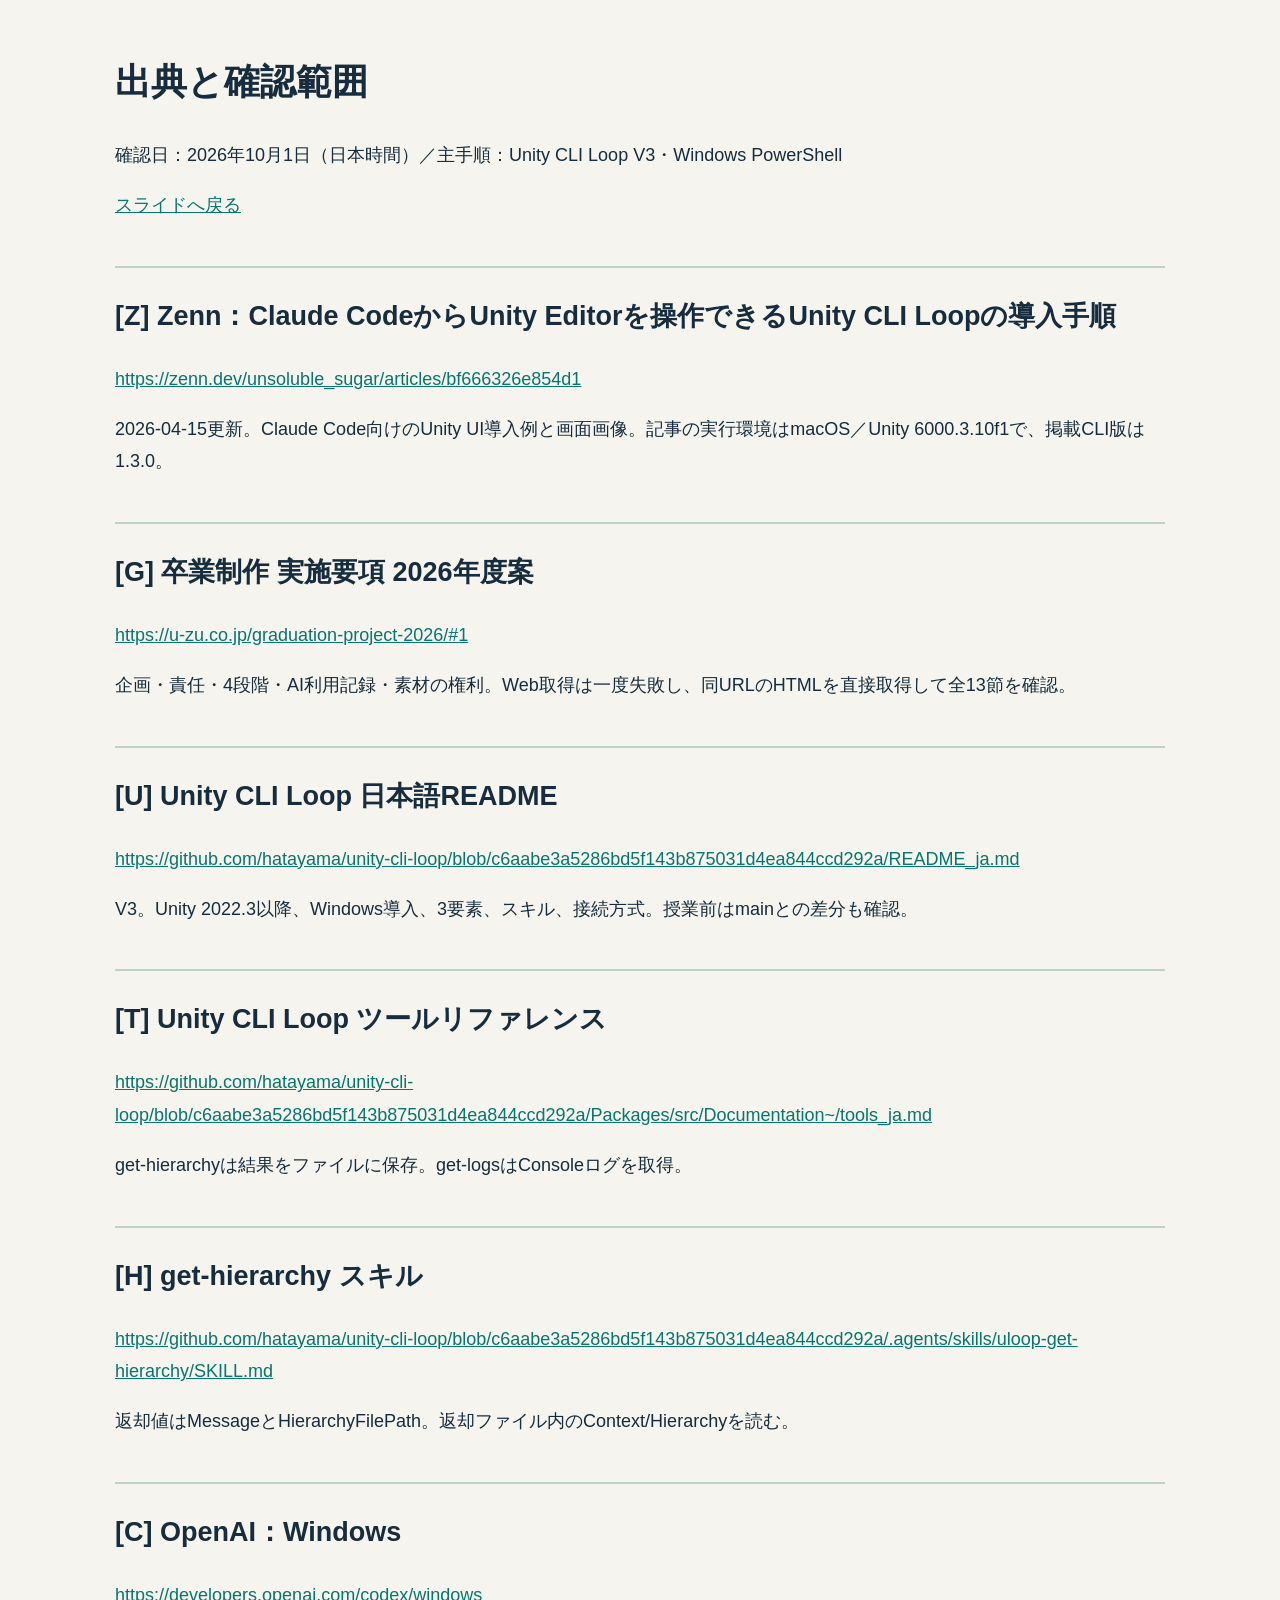
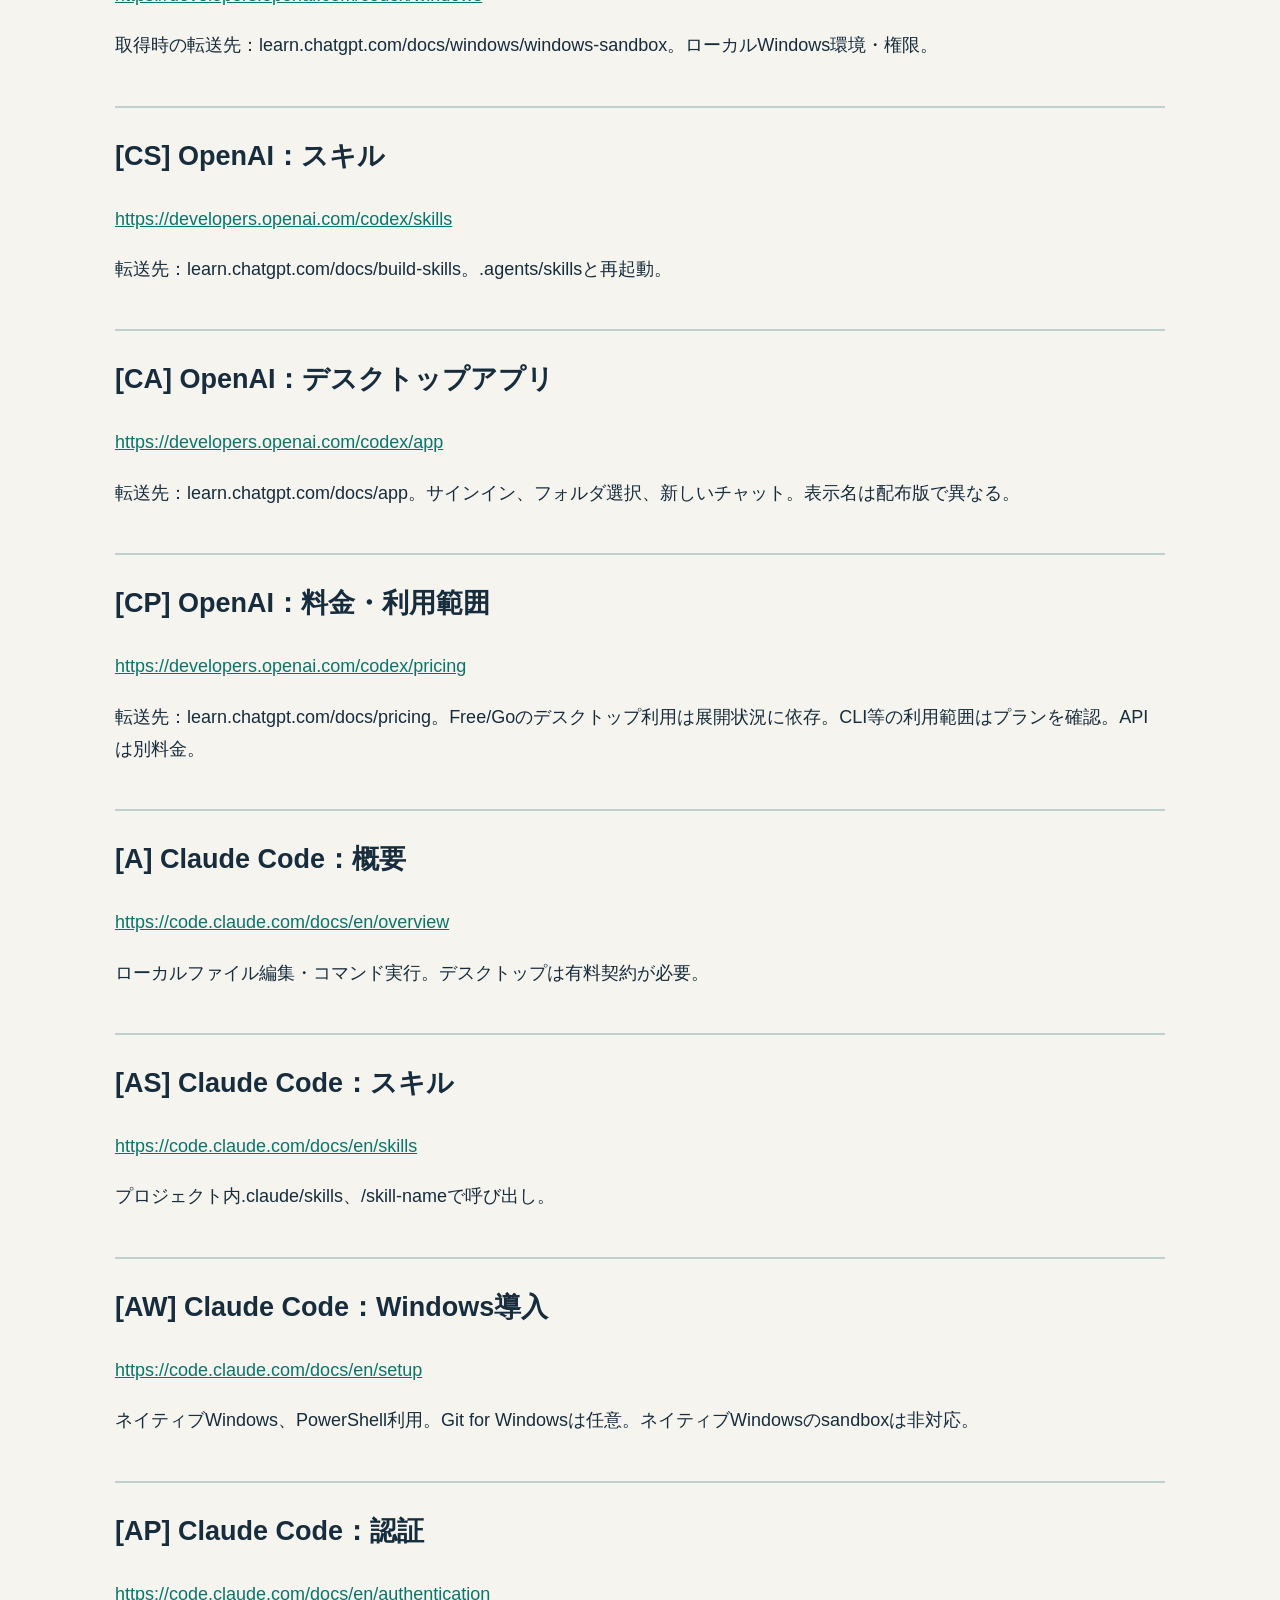
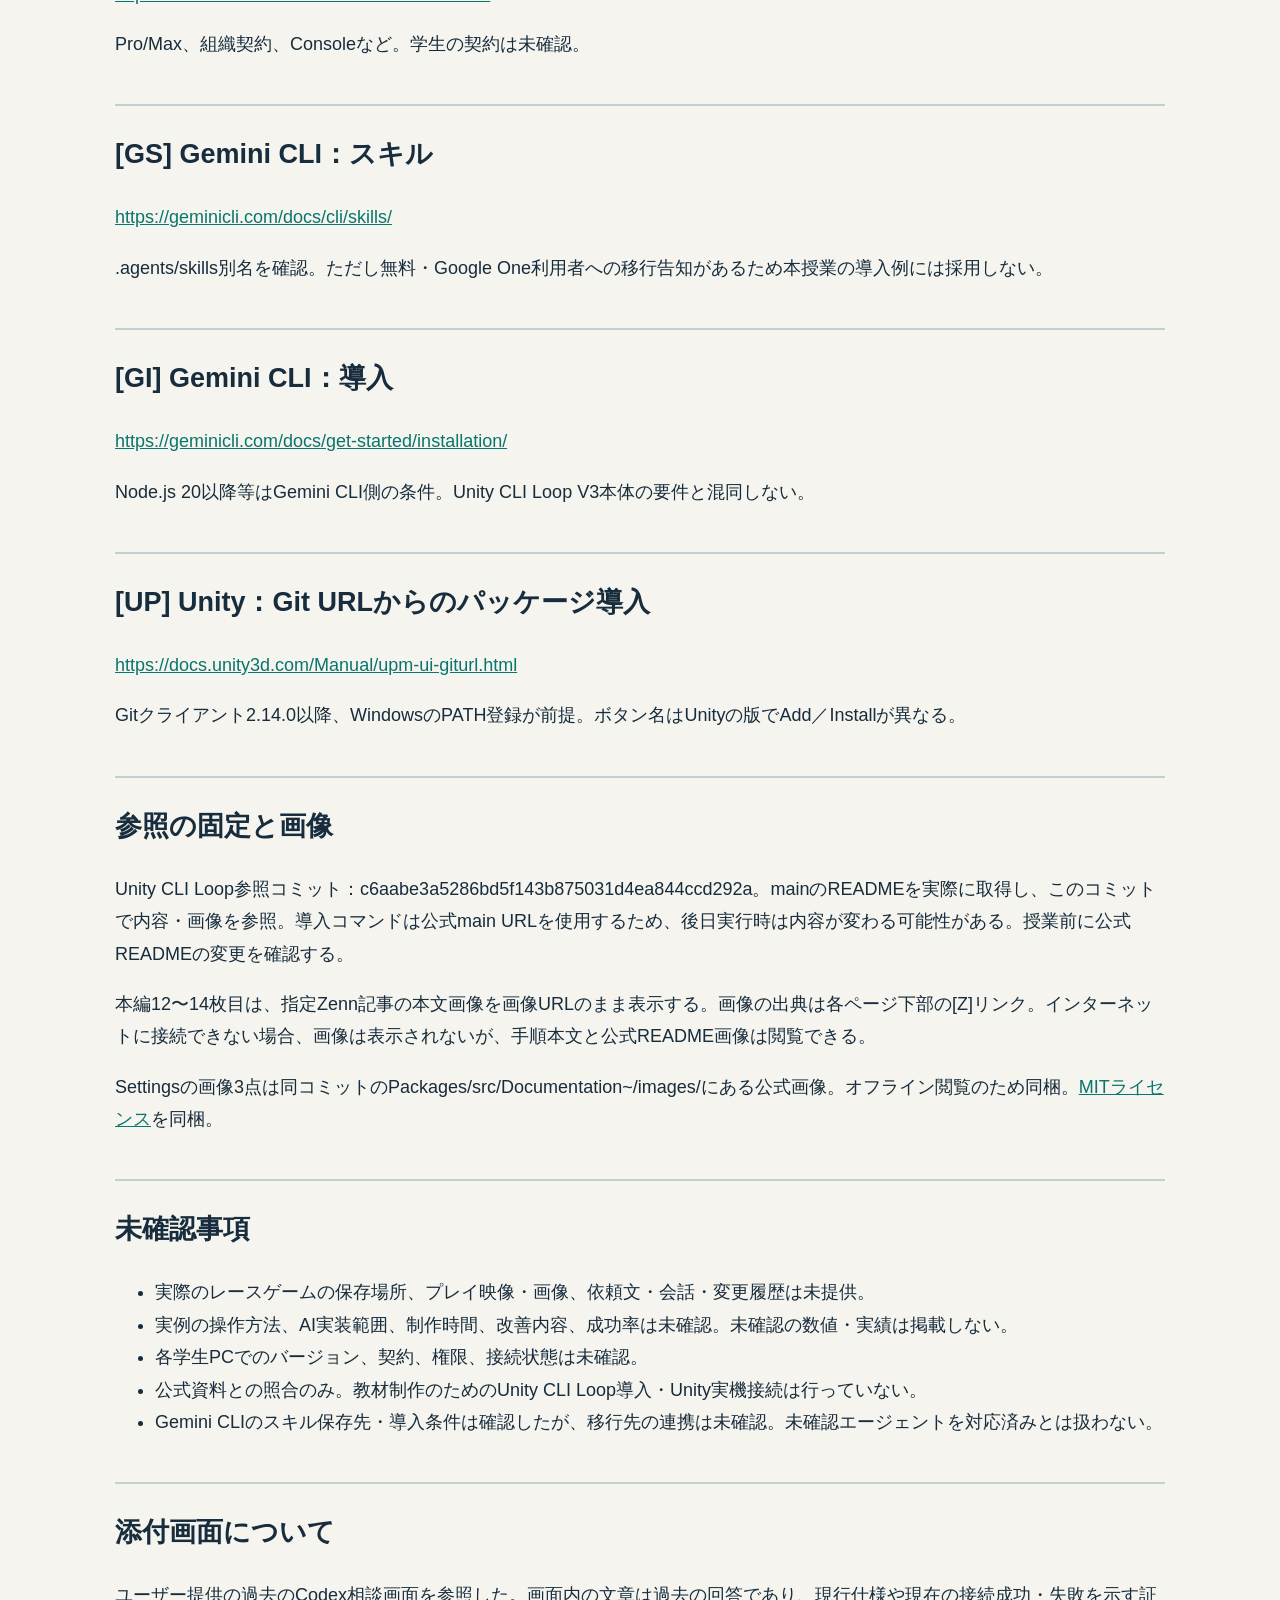
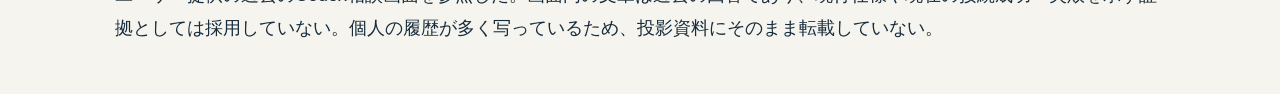
<file: sources.html>
<!doctype html><html lang="ja"><meta charset="utf-8"><meta name="viewport" content="width=device-width,initial-scale=1"><style>body{max-width:1050px;margin:50px auto;padding:0 28px;color:#172c3c;background:#f5f4ee;font:18px/1.8 "Yu Gothic",Meiryo,sans-serif}h1{font-size:36px}h2{margin-top:44px;border-top:2px solid #bed0d0;padding-top:24px}a{color:#08766c}pre{white-space:pre-wrap;background:#e5ebea;padding:20px}table{border-collapse:collapse;width:100%}td,th{padding:12px;border-bottom:1px solid #bcccca;text-align:left}.meta{color:#567}.wait{color:#985700}@media print{body{margin:0;font-size:11pt}h2{break-after:avoid}article{break-inside:avoid}}</style><h1>出典と確認範囲</h1><p>確認日：2026年10月1日（日本時間）／主手順：Unity CLI Loop V3・Windows PowerShell</p><p><a href="index.html">スライドへ戻る</a></p><article><h2>[Z] Zenn：Claude CodeからUnity Editorを操作できるUnity CLI Loopの導入手順</h2><p><a href="https://zenn.dev/unsoluble_sugar/articles/bf666326e854d1">https://zenn.dev/unsoluble_sugar/articles/bf666326e854d1</a></p><p>2026-04-15更新。Claude Code向けのUnity UI導入例と画面画像。記事の実行環境はmacOS／Unity 6000.3.10f1で、掲載CLI版は1.3.0。</p></article><article><h2>[G] 卒業制作 実施要項 2026年度案</h2><p><a href="https://u-zu.co.jp/graduation-project-2026/#1">https://u-zu.co.jp/graduation-project-2026/#1</a></p><p>企画・責任・4段階・AI利用記録・素材の権利。Web取得は一度失敗し、同URLのHTMLを直接取得して全13節を確認。</p></article><article><h2>[U] Unity CLI Loop 日本語README</h2><p><a href="https://github.com/hatayama/unity-cli-loop/blob/c6aabe3a5286bd5f143b875031d4ea844ccd292a/README_ja.md">https://github.com/hatayama/unity-cli-loop/blob/c6aabe3a5286bd5f143b875031d4ea844ccd292a/README_ja.md</a></p><p>V3。Unity 2022.3以降、Windows導入、3要素、スキル、接続方式。授業前はmainとの差分も確認。</p></article><article><h2>[T] Unity CLI Loop ツールリファレンス</h2><p><a href="https://github.com/hatayama/unity-cli-loop/blob/c6aabe3a5286bd5f143b875031d4ea844ccd292a/Packages/src/Documentation~/tools_ja.md">https://github.com/hatayama/unity-cli-loop/blob/c6aabe3a5286bd5f143b875031d4ea844ccd292a/Packages/src/Documentation~/tools_ja.md</a></p><p>get-hierarchyは結果をファイルに保存。get-logsはConsoleログを取得。</p></article><article><h2>[H] get-hierarchy スキル</h2><p><a href="https://github.com/hatayama/unity-cli-loop/blob/c6aabe3a5286bd5f143b875031d4ea844ccd292a/.agents/skills/uloop-get-hierarchy/SKILL.md">https://github.com/hatayama/unity-cli-loop/blob/c6aabe3a5286bd5f143b875031d4ea844ccd292a/.agents/skills/uloop-get-hierarchy/SKILL.md</a></p><p>返却値はMessageとHierarchyFilePath。返却ファイル内のContext/Hierarchyを読む。</p></article><article><h2>[C] OpenAI：Windows</h2><p><a href="https://developers.openai.com/codex/windows">https://developers.openai.com/codex/windows</a></p><p>取得時の転送先：learn.chatgpt.com/docs/windows/windows-sandbox。ローカルWindows環境・権限。</p></article><article><h2>[CS] OpenAI：スキル</h2><p><a href="https://developers.openai.com/codex/skills">https://developers.openai.com/codex/skills</a></p><p>転送先：learn.chatgpt.com/docs/build-skills。.agents/skillsと再起動。</p></article><article><h2>[CA] OpenAI：デスクトップアプリ</h2><p><a href="https://developers.openai.com/codex/app">https://developers.openai.com/codex/app</a></p><p>転送先：learn.chatgpt.com/docs/app。サインイン、フォルダ選択、新しいチャット。表示名は配布版で異なる。</p></article><article><h2>[CP] OpenAI：料金・利用範囲</h2><p><a href="https://developers.openai.com/codex/pricing">https://developers.openai.com/codex/pricing</a></p><p>転送先：learn.chatgpt.com/docs/pricing。Free/Goのデスクトップ利用は展開状況に依存。CLI等の利用範囲はプランを確認。APIは別料金。</p></article><article><h2>[A] Claude Code：概要</h2><p><a href="https://code.claude.com/docs/en/overview">https://code.claude.com/docs/en/overview</a></p><p>ローカルファイル編集・コマンド実行。デスクトップは有料契約が必要。</p></article><article><h2>[AS] Claude Code：スキル</h2><p><a href="https://code.claude.com/docs/en/skills">https://code.claude.com/docs/en/skills</a></p><p>プロジェクト内.claude/skills、/skill-nameで呼び出し。</p></article><article><h2>[AW] Claude Code：Windows導入</h2><p><a href="https://code.claude.com/docs/en/setup">https://code.claude.com/docs/en/setup</a></p><p>ネイティブWindows、PowerShell利用。Git for Windowsは任意。ネイティブWindowsのsandboxは非対応。</p></article><article><h2>[AP] Claude Code：認証</h2><p><a href="https://code.claude.com/docs/en/authentication">https://code.claude.com/docs/en/authentication</a></p><p>Pro/Max、組織契約、Consoleなど。学生の契約は未確認。</p></article><article><h2>[GS] Gemini CLI：スキル</h2><p><a href="https://geminicli.com/docs/cli/skills/">https://geminicli.com/docs/cli/skills/</a></p><p> .agents/skills別名を確認。ただし無料・Google One利用者への移行告知があるため本授業の導入例には採用しない。</p></article><article><h2>[GI] Gemini CLI：導入</h2><p><a href="https://geminicli.com/docs/get-started/installation/">https://geminicli.com/docs/get-started/installation/</a></p><p>Node.js 20以降等はGemini CLI側の条件。Unity CLI Loop V3本体の要件と混同しない。</p></article><article><h2>[UP] Unity：Git URLからのパッケージ導入</h2><p><a href="https://docs.unity3d.com/Manual/upm-ui-giturl.html">https://docs.unity3d.com/Manual/upm-ui-giturl.html</a></p><p>Gitクライアント2.14.0以降、WindowsのPATH登録が前提。ボタン名はUnityの版でAdd／Installが異なる。</p></article><h2>参照の固定と画像</h2><p>Unity CLI Loop参照コミット：c6aabe3a5286bd5f143b875031d4ea844ccd292a。mainのREADMEを実際に取得し、このコミットで内容・画像を参照。導入コマンドは公式main URLを使用するため、後日実行時は内容が変わる可能性がある。授業前に公式READMEの変更を確認する。</p><p>本編12〜14枚目は、指定Zenn記事の本文画像を画像URLのまま表示する。画像の出典は各ページ下部の[Z]リンク。インターネットに接続できない場合、画像は表示されないが、手順本文と公式README画像は閲覧できる。</p><p>Settingsの画像3点は同コミットのPackages/src/Documentation~/images/にある公式画像。オフライン閲覧のため同梱。<a href="assets/Unity-CLI-Loop-LICENSE.md">MITライセンス</a>を同梱。</p><h2>未確認事項</h2><ul><li>実際のレースゲームの保存場所、プレイ映像・画像、依頼文・会話・変更履歴は未提供。</li><li>実例の操作方法、AI実装範囲、制作時間、改善内容、成功率は未確認。未確認の数値・実績は掲載しない。</li><li>各学生PCでのバージョン、契約、権限、接続状態は未確認。</li><li>公式資料との照合のみ。教材制作のためのUnity CLI Loop導入・Unity実機接続は行っていない。</li><li>Gemini CLIのスキル保存先・導入条件は確認したが、移行先の連携は未確認。未確認エージェントを対応済みとは扱わない。</li></ul><h2>添付画面について</h2><p>ユーザー提供の過去のCodex相談画面を参照した。画面内の文章は過去の回答であり、現行仕様や現在の接続成功・失敗を示す証拠としては採用していない。個人の履歴が多く写っているため、投影資料にそのまま転載していない。</p></html>
</file>
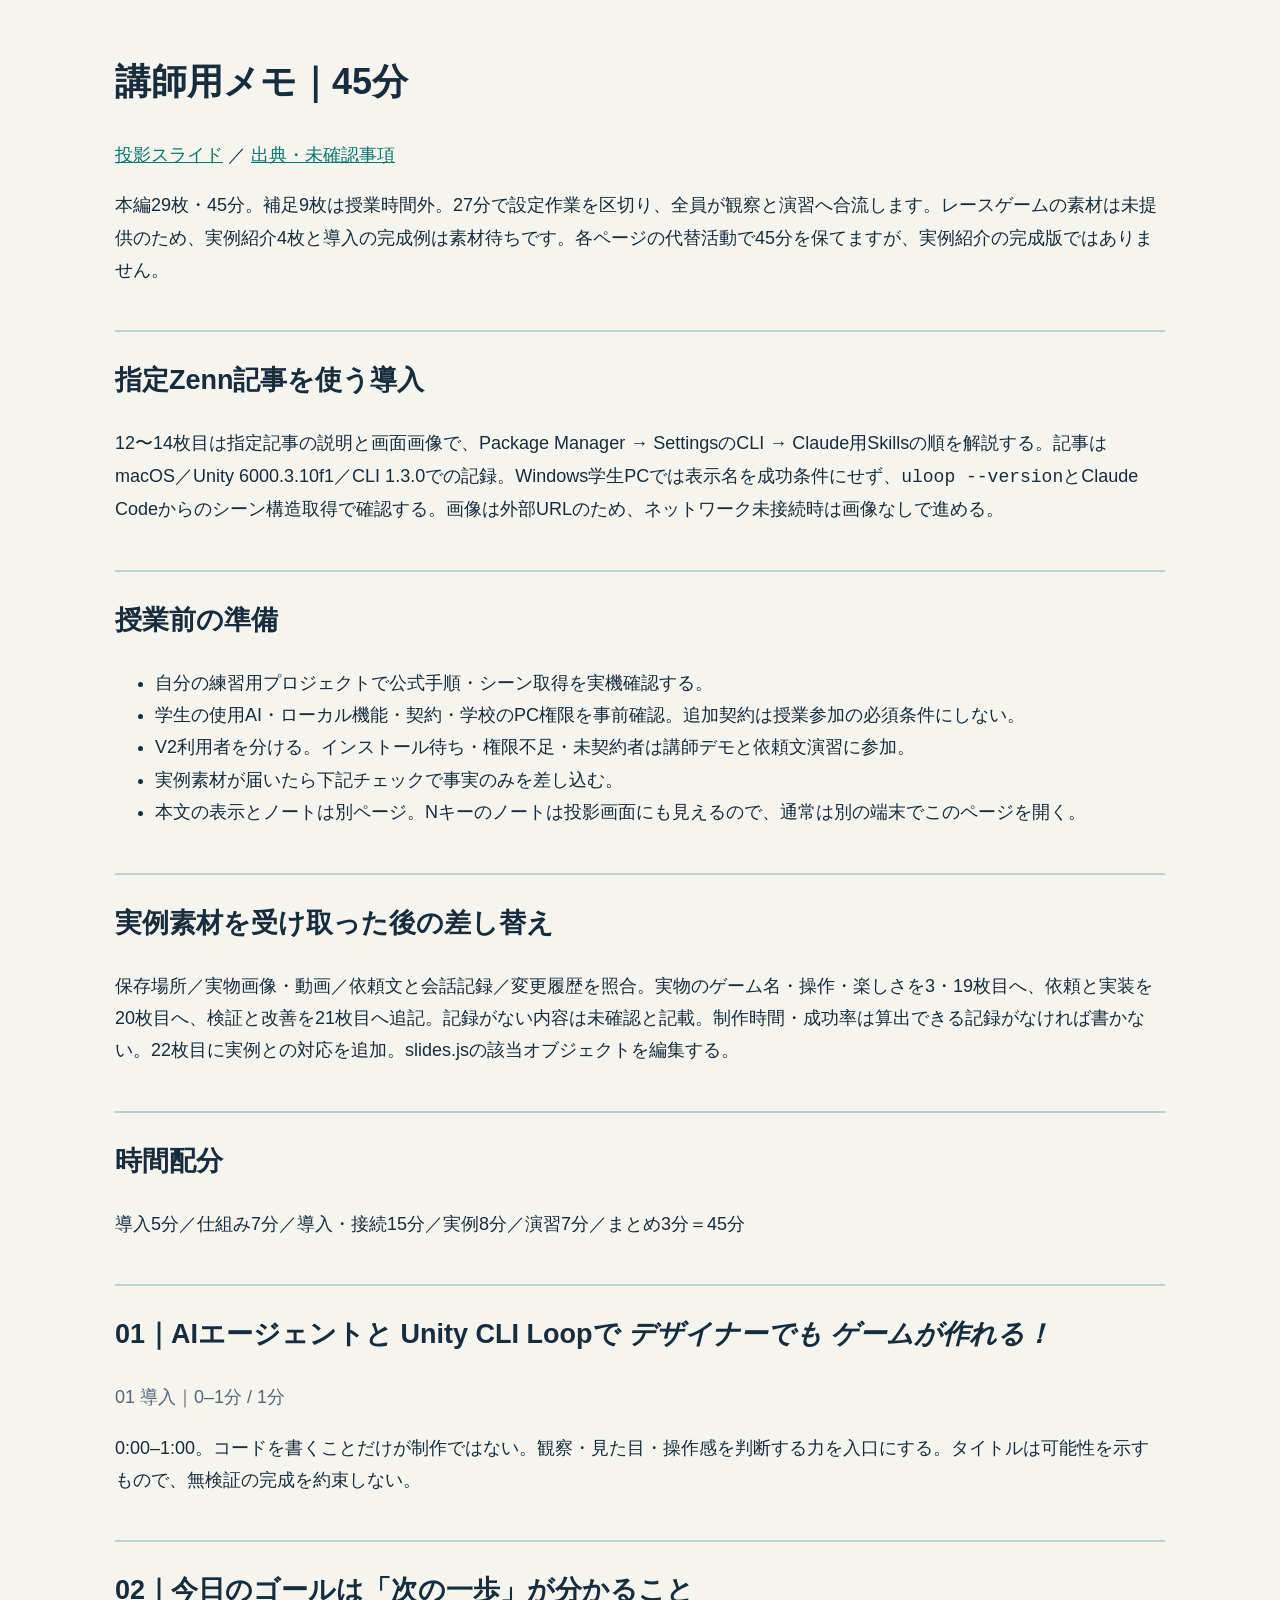
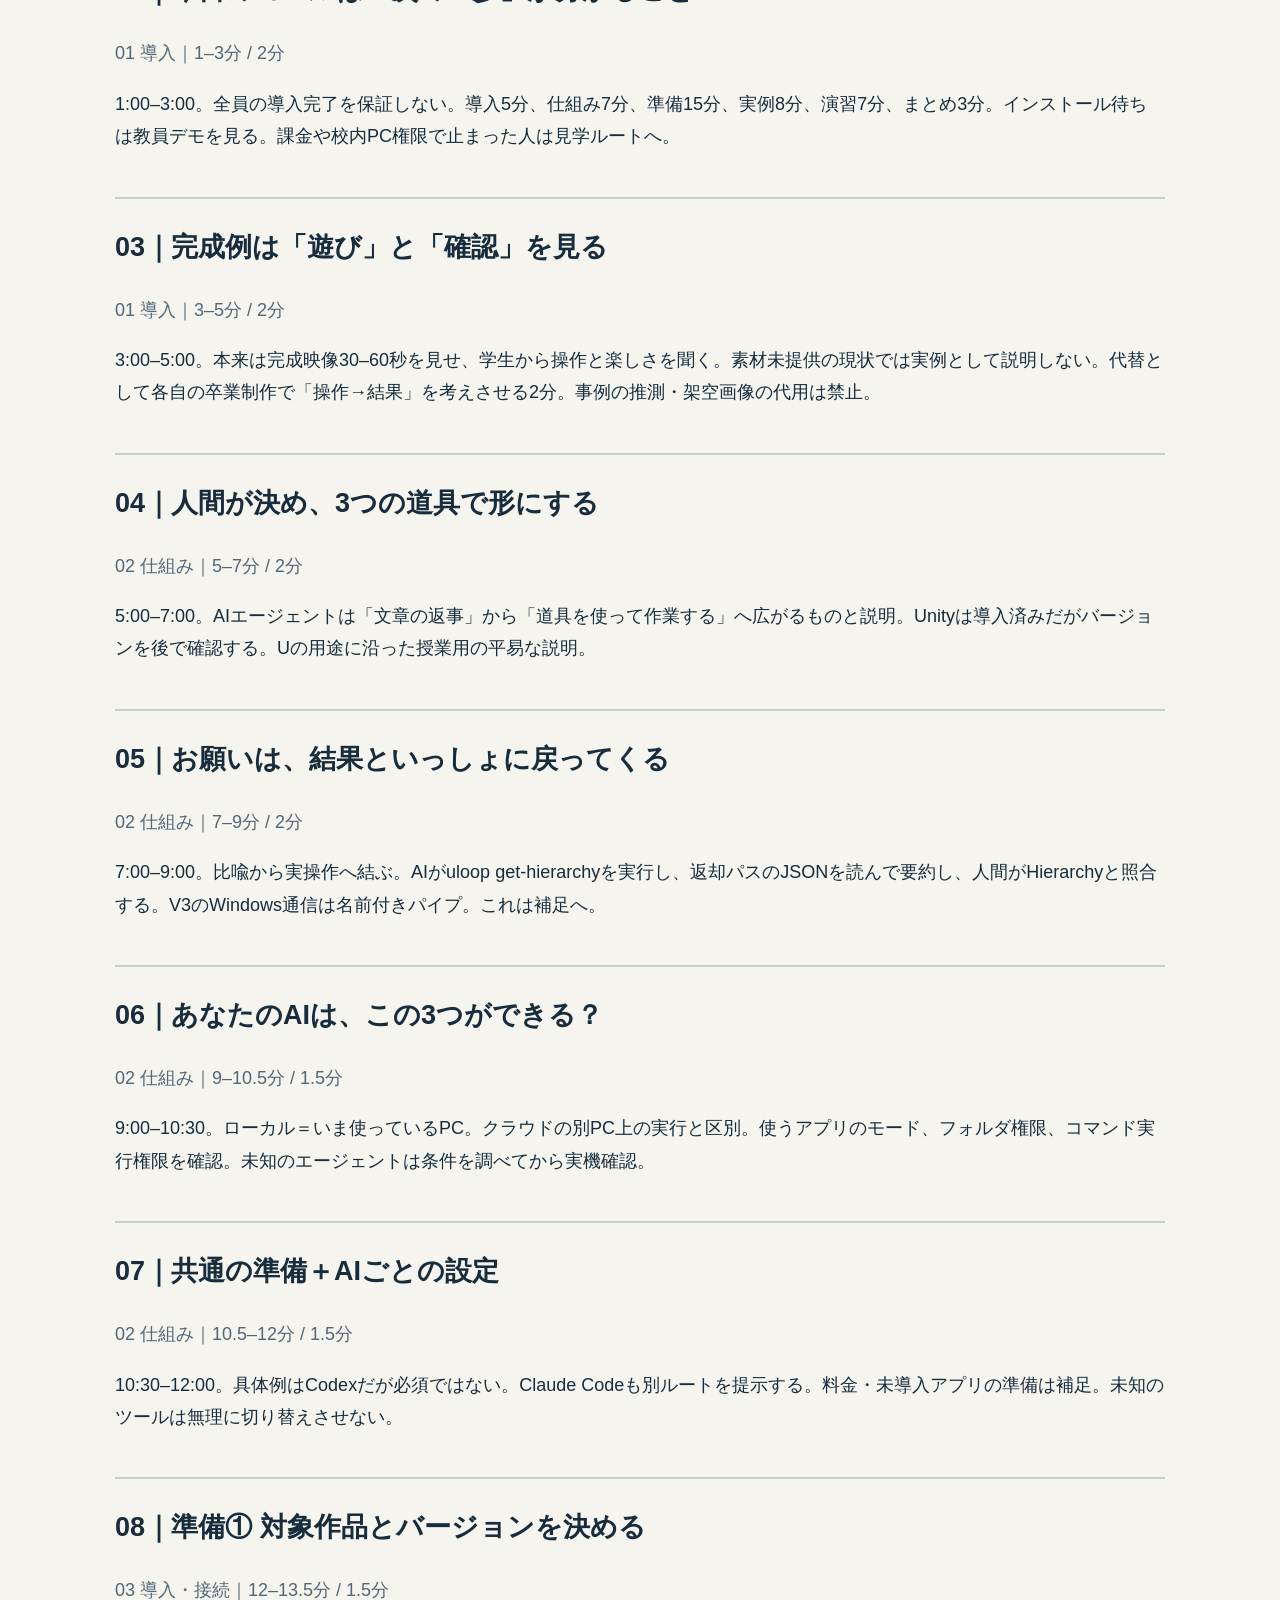
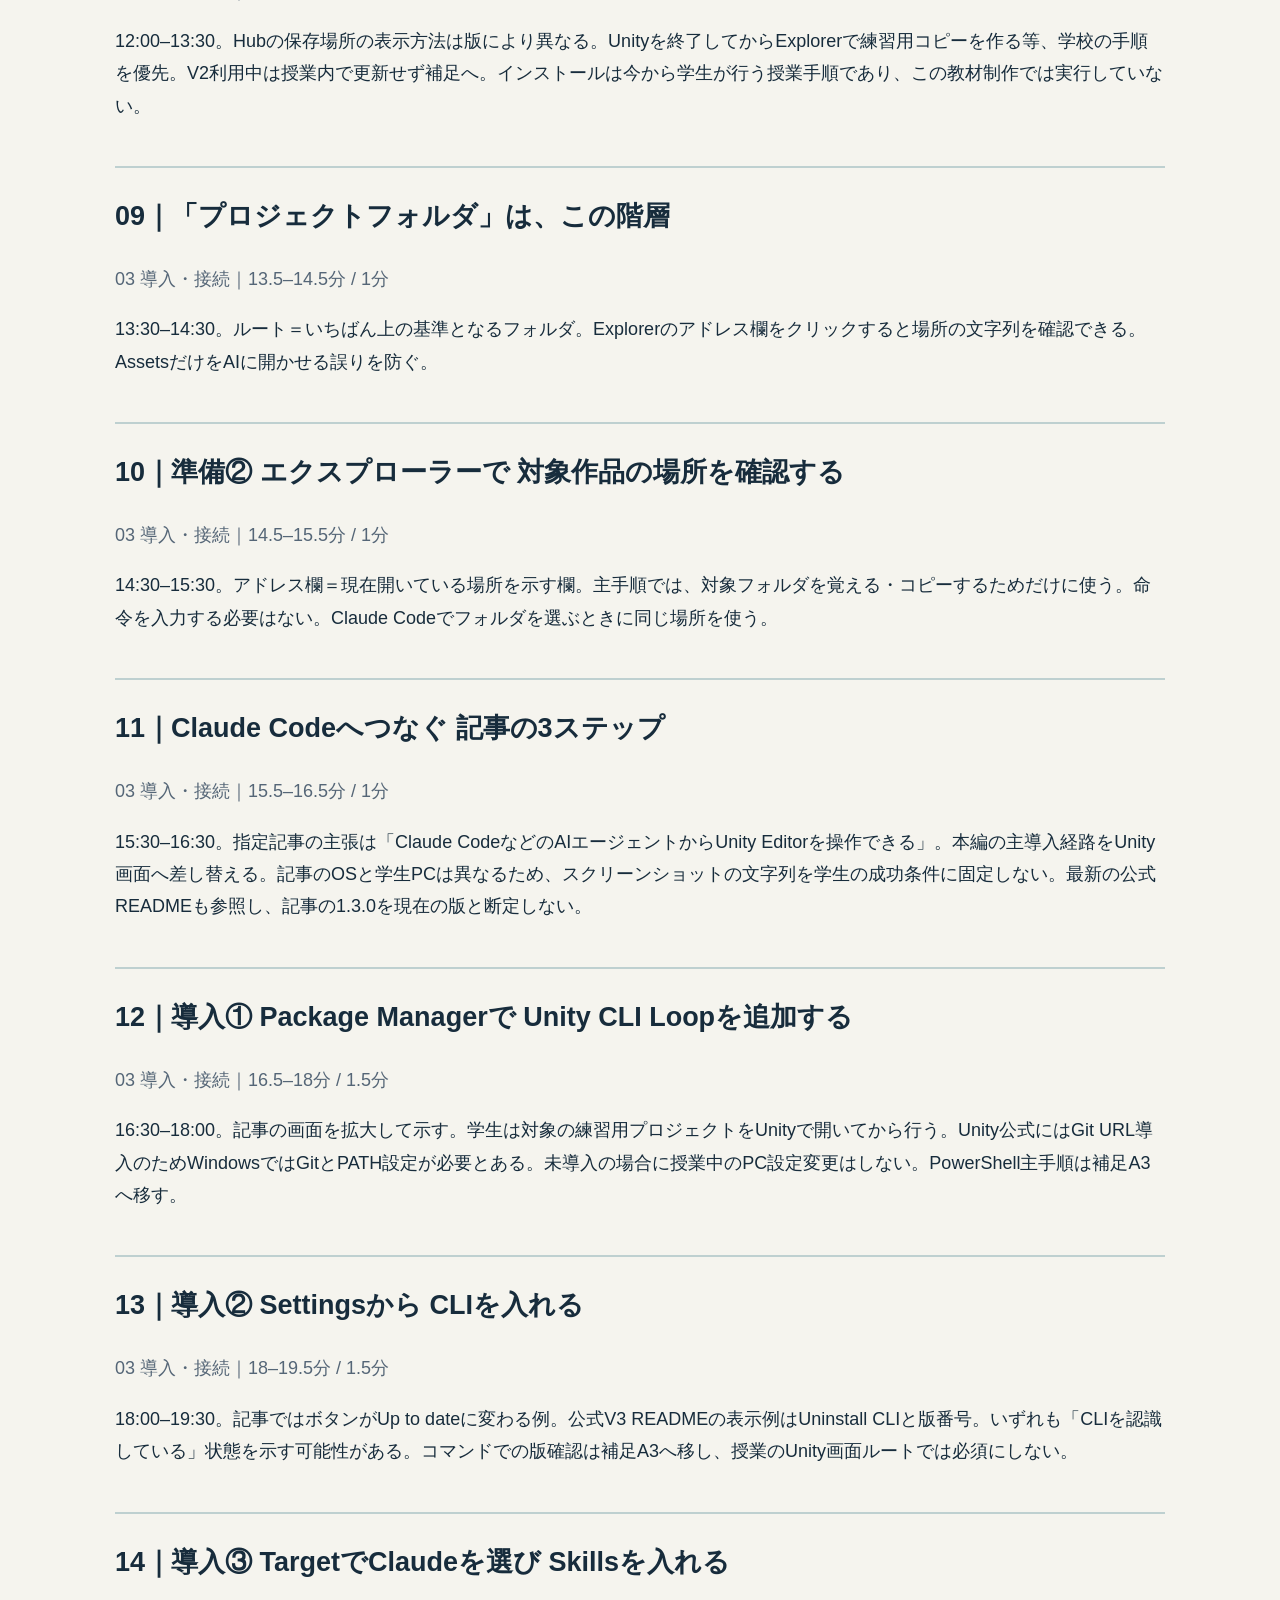
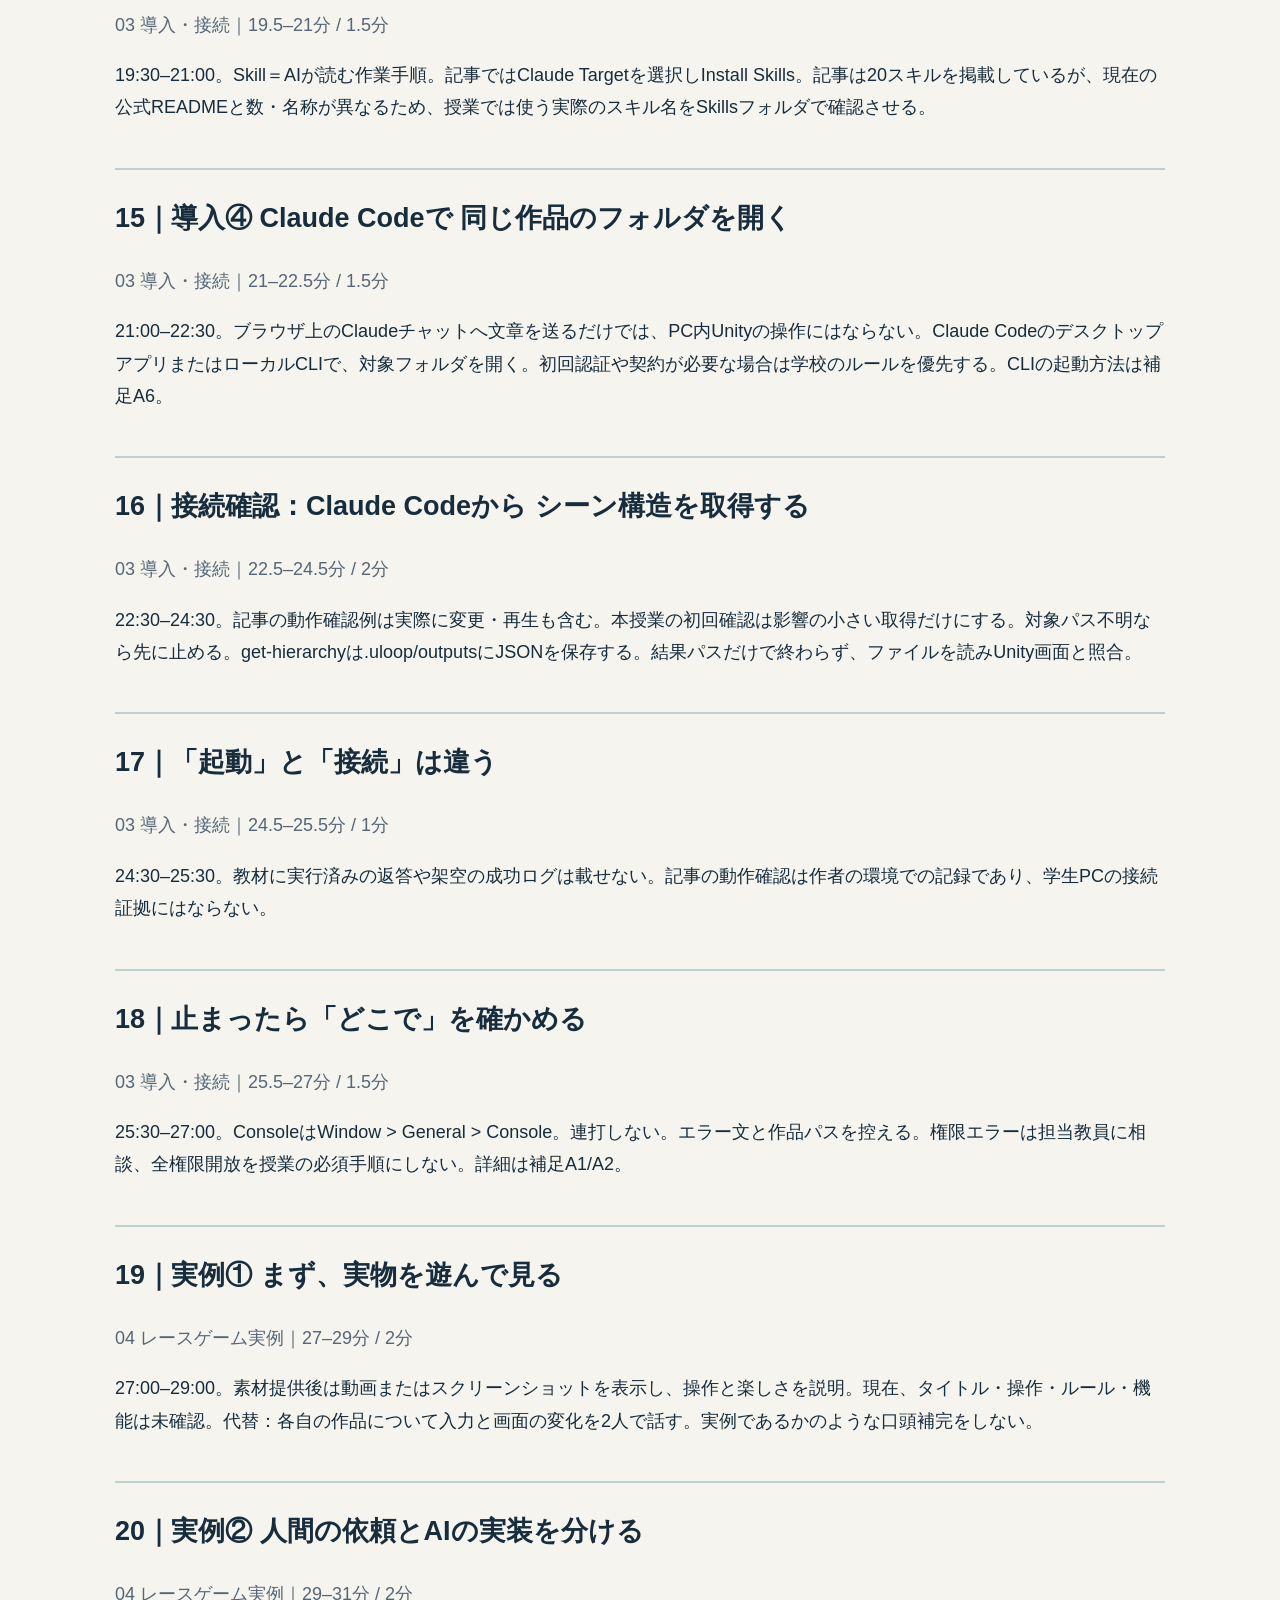
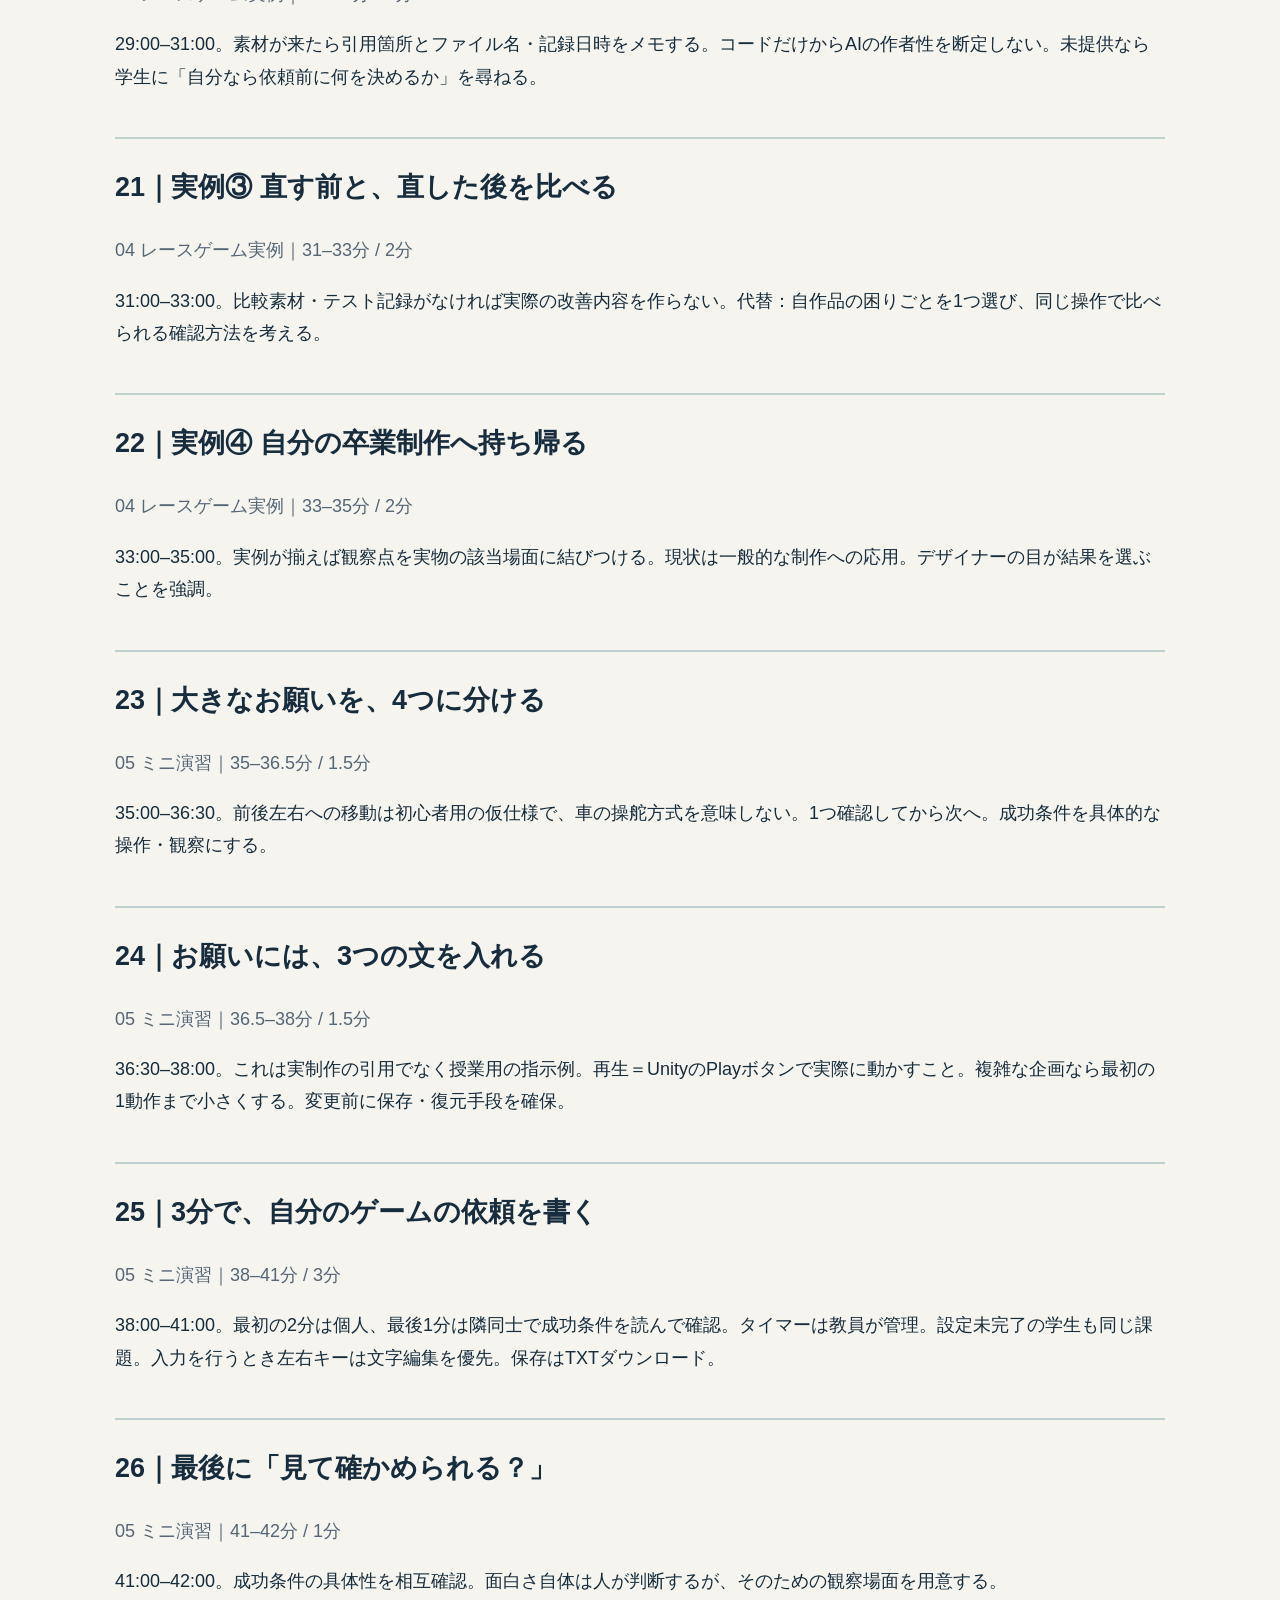
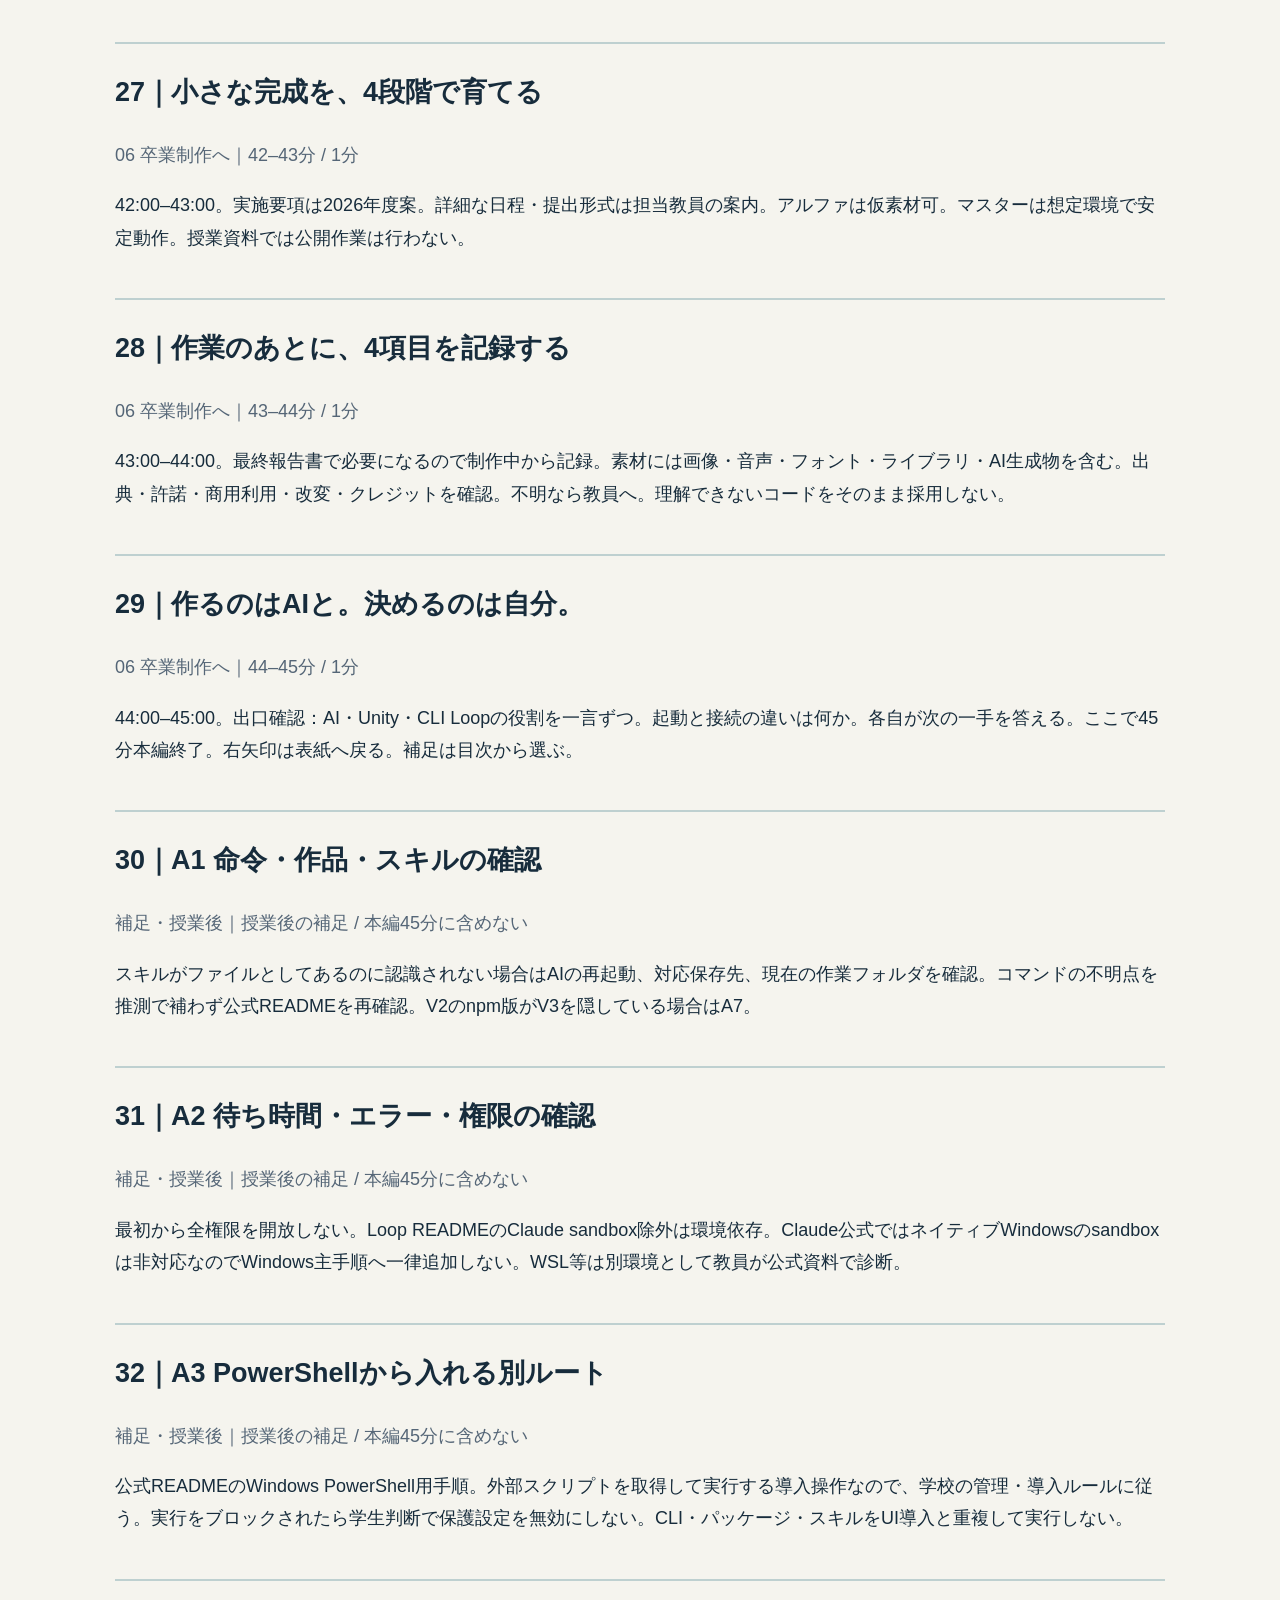
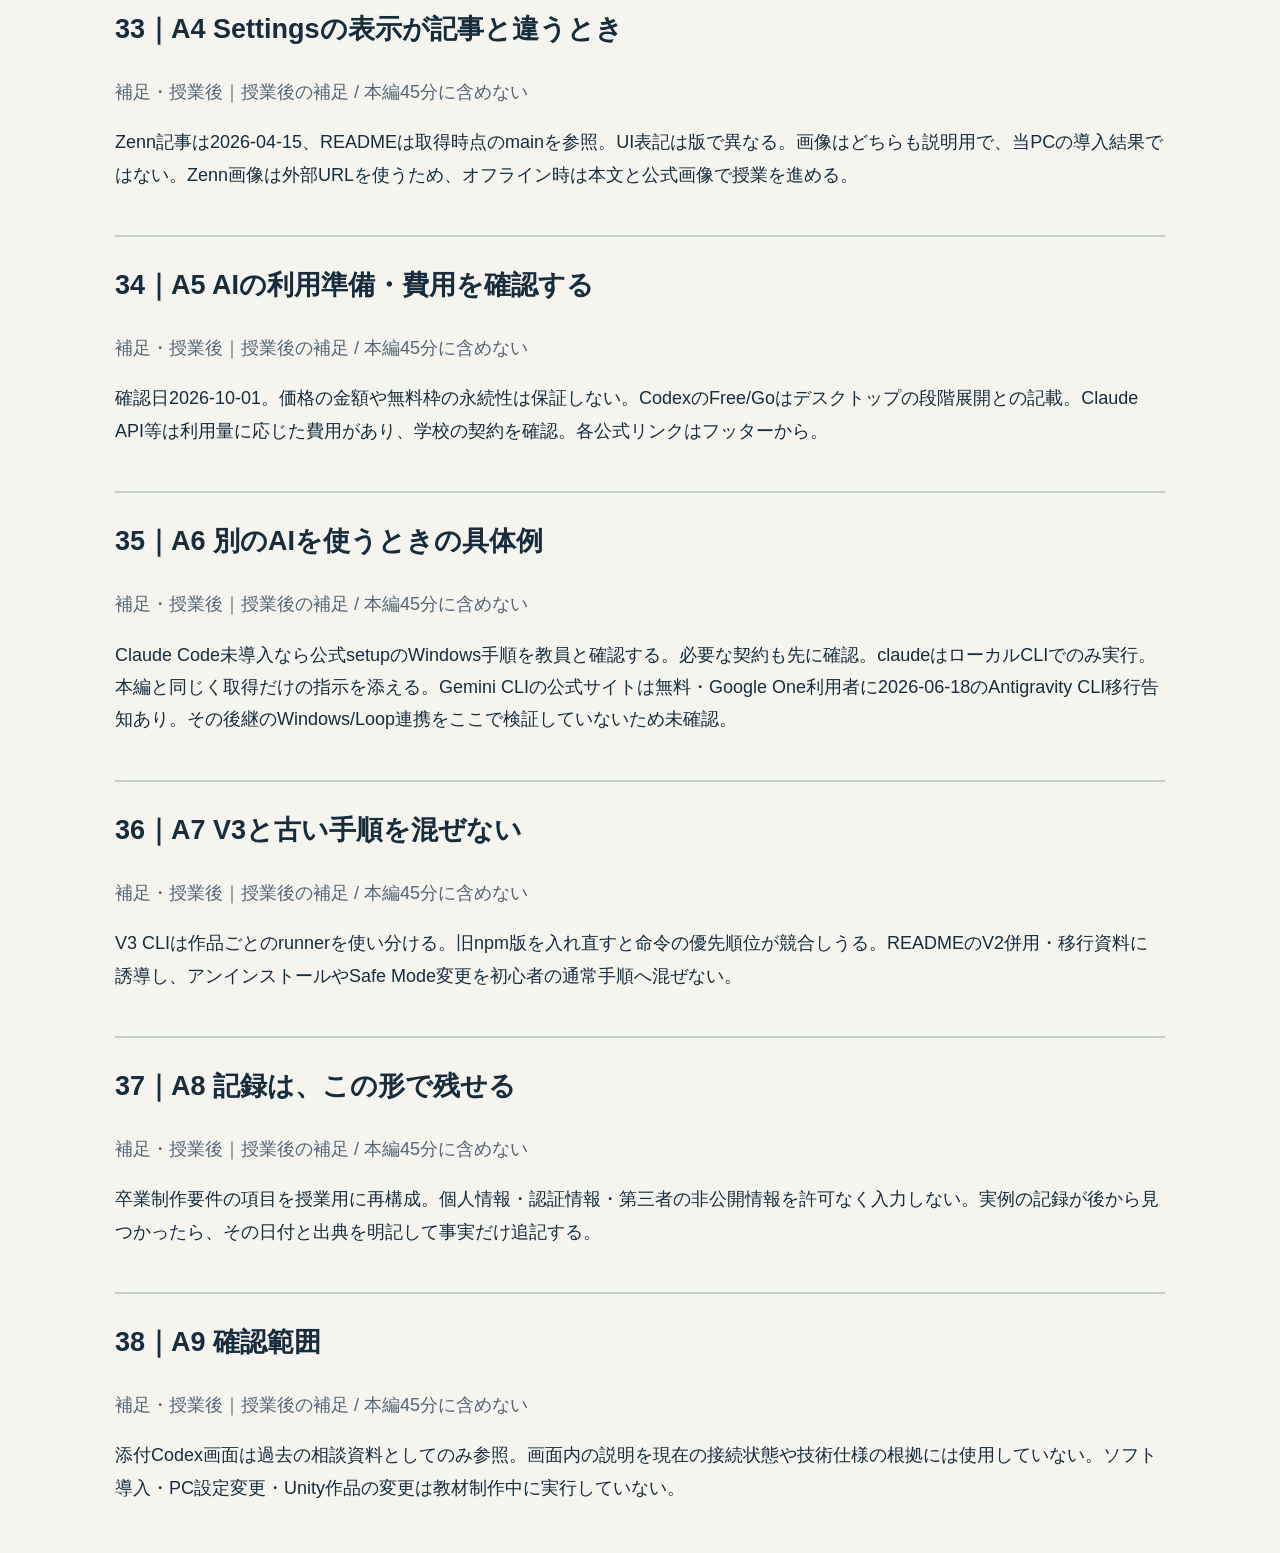
<file: teacher-notes.html>
<!doctype html><html lang="ja"><meta charset="utf-8"><meta name="viewport" content="width=device-width,initial-scale=1"><style>body{max-width:1050px;margin:50px auto;padding:0 28px;color:#172c3c;background:#f5f4ee;font:18px/1.8 "Yu Gothic",Meiryo,sans-serif}h1{font-size:36px}h2{margin-top:44px;border-top:2px solid #bed0d0;padding-top:24px}a{color:#08766c}pre{white-space:pre-wrap;background:#e5ebea;padding:20px}table{border-collapse:collapse;width:100%}td,th{padding:12px;border-bottom:1px solid #bcccca;text-align:left}.meta{color:#567}.wait{color:#985700}@media print{body{margin:0;font-size:11pt}h2{break-after:avoid}article{break-inside:avoid}}</style><h1>講師用メモ｜45分</h1><p><a href="index.html">投影スライド</a> ／ <a href="sources.html">出典・未確認事項</a></p><p>本編29枚・45分。補足9枚は授業時間外。27分で設定作業を区切り、全員が観察と演習へ合流します。レースゲームの素材は未提供のため、実例紹介4枚と導入の完成例は素材待ちです。各ページの代替活動で45分を保てますが、実例紹介の完成版ではありません。</p><h2>指定Zenn記事を使う導入</h2><p>12〜14枚目は指定記事の説明と画面画像で、Package Manager → SettingsのCLI → Claude用Skillsの順を解説する。記事はmacOS／Unity 6000.3.10f1／CLI 1.3.0での記録。Windows学生PCでは表示名を成功条件にせず、<code>uloop --version</code>とClaude Codeからのシーン構造取得で確認する。画像は外部URLのため、ネットワーク未接続時は画像なしで進める。</p><h2>授業前の準備</h2><ul><li>自分の練習用プロジェクトで公式手順・シーン取得を実機確認する。</li><li>学生の使用AI・ローカル機能・契約・学校のPC権限を事前確認。追加契約は授業参加の必須条件にしない。</li><li>V2利用者を分ける。インストール待ち・権限不足・未契約者は講師デモと依頼文演習に参加。</li><li>実例素材が届いたら下記チェックで事実のみを差し込む。</li><li>本文の表示とノートは別ページ。Nキーのノートは投影画面にも見えるので、通常は別の端末でこのページを開く。</li></ul><h2>実例素材を受け取った後の差し替え</h2><p>保存場所／実物画像・動画／依頼文と会話記録／変更履歴を照合。実物のゲーム名・操作・楽しさを3・19枚目へ、依頼と実装を20枚目へ、検証と改善を21枚目へ追記。記録がない内容は未確認と記載。制作時間・成功率は算出できる記録がなければ書かない。22枚目に実例との対応を追加。slides.jsの該当オブジェクトを編集する。</p><h2>時間配分</h2><p>導入5分／仕組み7分／導入・接続15分／実例8分／演習7分／まとめ3分＝45分</p><article><h2>01｜AIエージェントと Unity CLI Loopで <em>デザイナーでも ゲームが作れる！</em></h2><p class="meta">01 導入｜0–1分 / 1分</p><p>0:00–1:00。コードを書くことだけが制作ではない。観察・見た目・操作感を判断する力を入口にする。タイトルは可能性を示すもので、無検証の完成を約束しない。</p></article><article><h2>02｜今日のゴールは「次の一歩」が分かること</h2><p class="meta">01 導入｜1–3分 / 2分</p><p>1:00–3:00。全員の導入完了を保証しない。導入5分、仕組み7分、準備15分、実例8分、演習7分、まとめ3分。インストール待ちは教員デモを見る。課金や校内PC権限で止まった人は見学ルートへ。</p></article><article><h2>03｜完成例は「遊び」と「確認」を見る</h2><p class="meta">01 導入｜3–5分 / 2分</p><p>3:00–5:00。本来は完成映像30–60秒を見せ、学生から操作と楽しさを聞く。素材未提供の現状では実例として説明しない。代替として各自の卒業制作で「操作→結果」を考えさせる2分。事例の推測・架空画像の代用は禁止。</p></article><article><h2>04｜人間が決め、3つの道具で形にする</h2><p class="meta">02 仕組み｜5–7分 / 2分</p><p>5:00–7:00。AIエージェントは「文章の返事」から「道具を使って作業する」へ広がるものと説明。Unityは導入済みだがバージョンを後で確認する。Uの用途に沿った授業用の平易な説明。</p></article><article><h2>05｜お願いは、結果といっしょに戻ってくる</h2><p class="meta">02 仕組み｜7–9分 / 2分</p><p>7:00–9:00。比喩から実操作へ結ぶ。AIがuloop get-hierarchyを実行し、返却パスのJSONを読んで要約し、人間がHierarchyと照合する。V3のWindows通信は名前付きパイプ。これは補足へ。</p></article><article><h2>06｜あなたのAIは、この3つができる？</h2><p class="meta">02 仕組み｜9–10.5分 / 1.5分</p><p>9:00–10:30。ローカル＝いま使っているPC。クラウドの別PC上の実行と区別。使うアプリのモード、フォルダ権限、コマンド実行権限を確認。未知のエージェントは条件を調べてから実機確認。</p></article><article><h2>07｜共通の準備＋AIごとの設定</h2><p class="meta">02 仕組み｜10.5–12分 / 1.5分</p><p>10:30–12:00。具体例はCodexだが必須ではない。Claude Codeも別ルートを提示する。料金・未導入アプリの準備は補足。未知のツールは無理に切り替えさせない。</p></article><article><h2>08｜準備① 対象作品とバージョンを決める</h2><p class="meta">03 導入・接続｜12–13.5分 / 1.5分</p><p>12:00–13:30。Hubの保存場所の表示方法は版により異なる。Unityを終了してからExplorerで練習用コピーを作る等、学校の手順を優先。V2利用中は授業内で更新せず補足へ。インストールは今から学生が行う授業手順であり、この教材制作では実行していない。</p></article><article><h2>09｜「プロジェクトフォルダ」は、この階層</h2><p class="meta">03 導入・接続｜13.5–14.5分 / 1分</p><p>13:30–14:30。ルート＝いちばん上の基準となるフォルダ。Explorerのアドレス欄をクリックすると場所の文字列を確認できる。AssetsだけをAIに開かせる誤りを防ぐ。</p></article><article><h2>10｜準備② エクスプローラーで 対象作品の場所を確認する</h2><p class="meta">03 導入・接続｜14.5–15.5分 / 1分</p><p>14:30–15:30。アドレス欄＝現在開いている場所を示す欄。主手順では、対象フォルダを覚える・コピーするためだけに使う。命令を入力する必要はない。Claude Codeでフォルダを選ぶときに同じ場所を使う。</p></article><article><h2>11｜Claude Codeへつなぐ 記事の3ステップ</h2><p class="meta">03 導入・接続｜15.5–16.5分 / 1分</p><p>15:30–16:30。指定記事の主張は「Claude CodeなどのAIエージェントからUnity Editorを操作できる」。本編の主導入経路をUnity画面へ差し替える。記事のOSと学生PCは異なるため、スクリーンショットの文字列を学生の成功条件に固定しない。最新の公式READMEも参照し、記事の1.3.0を現在の版と断定しない。</p></article><article><h2>12｜導入① Package Managerで Unity CLI Loopを追加する</h2><p class="meta">03 導入・接続｜16.5–18分 / 1.5分</p><p>16:30–18:00。記事の画面を拡大して示す。学生は対象の練習用プロジェクトをUnityで開いてから行う。Unity公式にはGit URL導入のためWindowsではGitとPATH設定が必要とある。未導入の場合に授業中のPC設定変更はしない。PowerShell主手順は補足A3へ移す。</p></article><article><h2>13｜導入② Settingsから CLIを入れる</h2><p class="meta">03 導入・接続｜18–19.5分 / 1.5分</p><p>18:00–19:30。記事ではボタンがUp to dateに変わる例。公式V3 READMEの表示例はUninstall CLIと版番号。いずれも「CLIを認識している」状態を示す可能性がある。コマンドでの版確認は補足A3へ移し、授業のUnity画面ルートでは必須にしない。</p></article><article><h2>14｜導入③ TargetでClaudeを選び Skillsを入れる</h2><p class="meta">03 導入・接続｜19.5–21分 / 1.5分</p><p>19:30–21:00。Skill＝AIが読む作業手順。記事ではClaude Targetを選択しInstall Skills。記事は20スキルを掲載しているが、現在の公式READMEと数・名称が異なるため、授業では使う実際のスキル名をSkillsフォルダで確認させる。</p></article><article><h2>15｜導入④ Claude Codeで 同じ作品のフォルダを開く</h2><p class="meta">03 導入・接続｜21–22.5分 / 1.5分</p><p>21:00–22:30。ブラウザ上のClaudeチャットへ文章を送るだけでは、PC内Unityの操作にはならない。Claude CodeのデスクトップアプリまたはローカルCLIで、対象フォルダを開く。初回認証や契約が必要な場合は学校のルールを優先する。CLIの起動方法は補足A6。</p></article><article><h2>16｜接続確認：Claude Codeから シーン構造を取得する</h2><p class="meta">03 導入・接続｜22.5–24.5分 / 2分</p><p>22:30–24:30。記事の動作確認例は実際に変更・再生も含む。本授業の初回確認は影響の小さい取得だけにする。対象パス不明なら先に止める。get-hierarchyは.uloop/outputsにJSONを保存する。結果パスだけで終わらず、ファイルを読みUnity画面と照合。</p></article><article><h2>17｜「起動」と「接続」は違う</h2><p class="meta">03 導入・接続｜24.5–25.5分 / 1分</p><p>24:30–25:30。教材に実行済みの返答や架空の成功ログは載せない。記事の動作確認は作者の環境での記録であり、学生PCの接続証拠にはならない。</p></article><article><h2>18｜止まったら「どこで」を確かめる</h2><p class="meta">03 導入・接続｜25.5–27分 / 1.5分</p><p>25:30–27:00。ConsoleはWindow > General > Console。連打しない。エラー文と作品パスを控える。権限エラーは担当教員に相談、全権限開放を授業の必須手順にしない。詳細は補足A1/A2。</p></article><article><h2>19｜実例① まず、実物を遊んで見る</h2><p class="meta">04 レースゲーム実例｜27–29分 / 2分</p><p>27:00–29:00。素材提供後は動画またはスクリーンショットを表示し、操作と楽しさを説明。現在、タイトル・操作・ルール・機能は未確認。代替：各自の作品について入力と画面の変化を2人で話す。実例であるかのような口頭補完をしない。</p></article><article><h2>20｜実例② 人間の依頼とAIの実装を分ける</h2><p class="meta">04 レースゲーム実例｜29–31分 / 2分</p><p>29:00–31:00。素材が来たら引用箇所とファイル名・記録日時をメモする。コードだけからAIの作者性を断定しない。未提供なら学生に「自分なら依頼前に何を決めるか」を尋ねる。</p></article><article><h2>21｜実例③ 直す前と、直した後を比べる</h2><p class="meta">04 レースゲーム実例｜31–33分 / 2分</p><p>31:00–33:00。比較素材・テスト記録がなければ実際の改善内容を作らない。代替：自作品の困りごとを1つ選び、同じ操作で比べられる確認方法を考える。</p></article><article><h2>22｜実例④ 自分の卒業制作へ持ち帰る</h2><p class="meta">04 レースゲーム実例｜33–35分 / 2分</p><p>33:00–35:00。実例が揃えば観察点を実物の該当場面に結びつける。現状は一般的な制作への応用。デザイナーの目が結果を選ぶことを強調。</p></article><article><h2>23｜大きなお願いを、4つに分ける</h2><p class="meta">05 ミニ演習｜35–36.5分 / 1.5分</p><p>35:00–36:30。前後左右への移動は初心者用の仮仕様で、車の操舵方式を意味しない。1つ確認してから次へ。成功条件を具体的な操作・観察にする。</p></article><article><h2>24｜お願いには、3つの文を入れる</h2><p class="meta">05 ミニ演習｜36.5–38分 / 1.5分</p><p>36:30–38:00。これは実制作の引用でなく授業用の指示例。再生＝UnityのPlayボタンで実際に動かすこと。複雑な企画なら最初の1動作まで小さくする。変更前に保存・復元手段を確保。</p></article><article><h2>25｜3分で、自分のゲームの依頼を書く</h2><p class="meta">05 ミニ演習｜38–41分 / 3分</p><p>38:00–41:00。最初の2分は個人、最後1分は隣同士で成功条件を読んで確認。タイマーは教員が管理。設定未完了の学生も同じ課題。入力を行うとき左右キーは文字編集を優先。保存はTXTダウンロード。</p></article><article><h2>26｜最後に「見て確かめられる？」</h2><p class="meta">05 ミニ演習｜41–42分 / 1分</p><p>41:00–42:00。成功条件の具体性を相互確認。面白さ自体は人が判断するが、そのための観察場面を用意する。</p></article><article><h2>27｜小さな完成を、4段階で育てる</h2><p class="meta">06 卒業制作へ｜42–43分 / 1分</p><p>42:00–43:00。実施要項は2026年度案。詳細な日程・提出形式は担当教員の案内。アルファは仮素材可。マスターは想定環境で安定動作。授業資料では公開作業は行わない。</p></article><article><h2>28｜作業のあとに、4項目を記録する</h2><p class="meta">06 卒業制作へ｜43–44分 / 1分</p><p>43:00–44:00。最終報告書で必要になるので制作中から記録。素材には画像・音声・フォント・ライブラリ・AI生成物を含む。出典・許諾・商用利用・改変・クレジットを確認。不明なら教員へ。理解できないコードをそのまま採用しない。</p></article><article><h2>29｜作るのはAIと。決めるのは自分。</h2><p class="meta">06 卒業制作へ｜44–45分 / 1分</p><p>44:00–45:00。出口確認：AI・Unity・CLI Loopの役割を一言ずつ。起動と接続の違いは何か。各自が次の一手を答える。ここで45分本編終了。右矢印は表紙へ戻る。補足は目次から選ぶ。</p></article><article><h2>30｜A1 命令・作品・スキルの確認</h2><p class="meta">補足・授業後｜授業後の補足 / 本編45分に含めない</p><p>スキルがファイルとしてあるのに認識されない場合はAIの再起動、対応保存先、現在の作業フォルダを確認。コマンドの不明点を推測で補わず公式READMEを再確認。V2のnpm版がV3を隠している場合はA7。</p></article><article><h2>31｜A2 待ち時間・エラー・権限の確認</h2><p class="meta">補足・授業後｜授業後の補足 / 本編45分に含めない</p><p>最初から全権限を開放しない。Loop READMEのClaude sandbox除外は環境依存。Claude公式ではネイティブWindowsのsandboxは非対応なのでWindows主手順へ一律追加しない。WSL等は別環境として教員が公式資料で診断。</p></article><article><h2>32｜A3 PowerShellから入れる別ルート</h2><p class="meta">補足・授業後｜授業後の補足 / 本編45分に含めない</p><p>公式READMEのWindows PowerShell用手順。外部スクリプトを取得して実行する導入操作なので、学校の管理・導入ルールに従う。実行をブロックされたら学生判断で保護設定を無効にしない。CLI・パッケージ・スキルをUI導入と重複して実行しない。</p></article><article><h2>33｜A4 Settingsの表示が記事と違うとき</h2><p class="meta">補足・授業後｜授業後の補足 / 本編45分に含めない</p><p>Zenn記事は2026-04-15、READMEは取得時点のmainを参照。UI表記は版で異なる。画像はどちらも説明用で、当PCの導入結果ではない。Zenn画像は外部URLを使うため、オフライン時は本文と公式画像で授業を進める。</p></article><article><h2>34｜A5 AIの利用準備・費用を確認する</h2><p class="meta">補足・授業後｜授業後の補足 / 本編45分に含めない</p><p>確認日2026-10-01。価格の金額や無料枠の永続性は保証しない。CodexのFree/Goはデスクトップの段階展開との記載。Claude API等は利用量に応じた費用があり、学校の契約を確認。各公式リンクはフッターから。</p></article><article><h2>35｜A6 別のAIを使うときの具体例</h2><p class="meta">補足・授業後｜授業後の補足 / 本編45分に含めない</p><p>Claude Code未導入なら公式setupのWindows手順を教員と確認する。必要な契約も先に確認。claudeはローカルCLIでのみ実行。本編と同じく取得だけの指示を添える。Gemini CLIの公式サイトは無料・Google One利用者に2026-06-18のAntigravity CLI移行告知あり。その後継のWindows/Loop連携をここで検証していないため未確認。</p></article><article><h2>36｜A7 V3と古い手順を混ぜない</h2><p class="meta">補足・授業後｜授業後の補足 / 本編45分に含めない</p><p>V3 CLIは作品ごとのrunnerを使い分ける。旧npm版を入れ直すと命令の優先順位が競合しうる。READMEのV2併用・移行資料に誘導し、アンインストールやSafe Mode変更を初心者の通常手順へ混ぜない。</p></article><article><h2>37｜A8 記録は、この形で残せる</h2><p class="meta">補足・授業後｜授業後の補足 / 本編45分に含めない</p><p>卒業制作要件の項目を授業用に再構成。個人情報・認証情報・第三者の非公開情報を許可なく入力しない。実例の記録が後から見つかったら、その日付と出典を明記して事実だけ追記する。</p></article><article><h2>38｜A9 確認範囲</h2><p class="meta">補足・授業後｜授業後の補足 / 本編45分に含めない</p><p>添付Codex画面は過去の相談資料としてのみ参照。画面内の説明を現在の接続状態や技術仕様の根拠には使用していない。ソフト導入・PC設定変更・Unity作品の変更は教材制作中に実行していない。</p></article></html>
</file>
